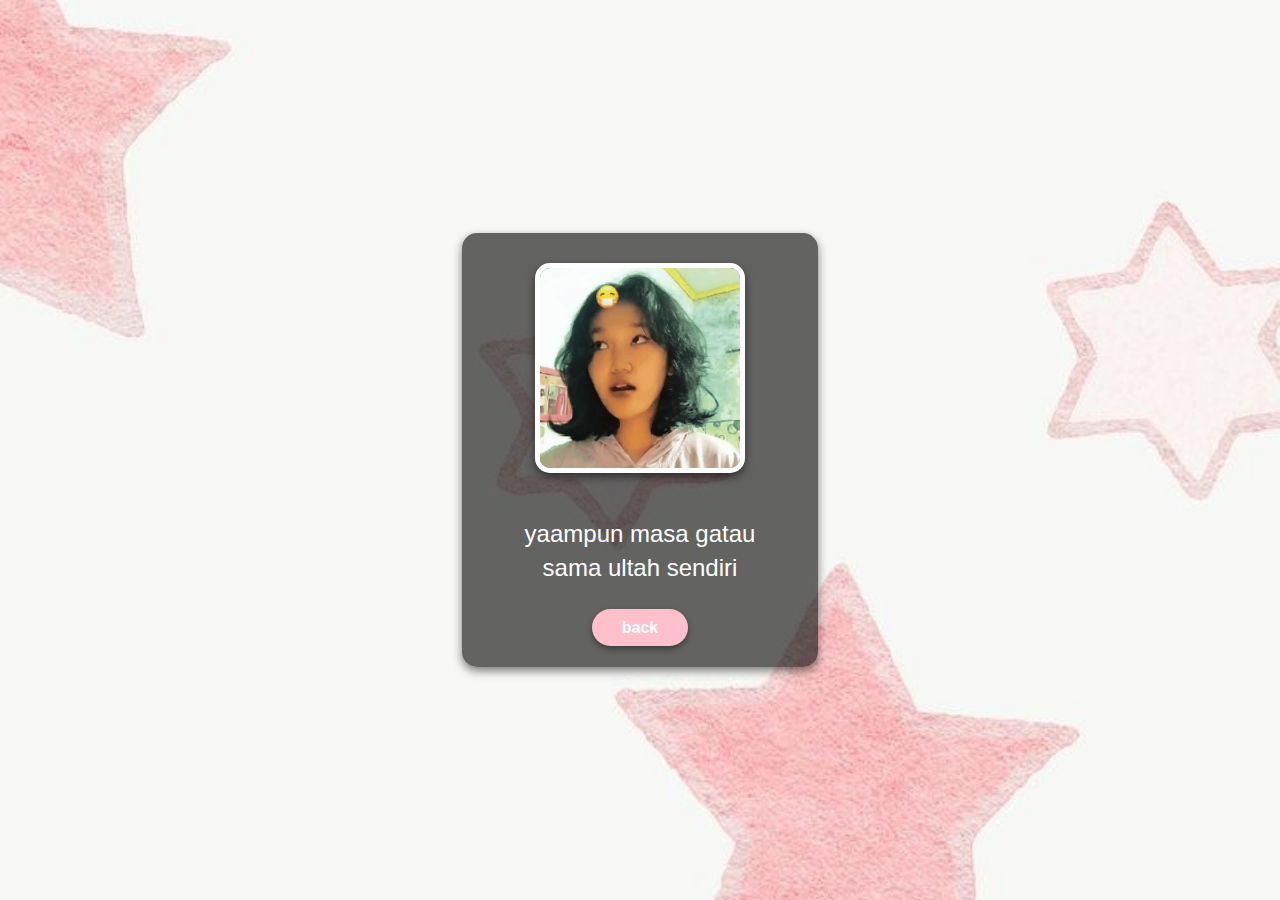
<file: 28.html>
<!DOCTYPE html>
<html lang="id">
<head>
    <meta charset="UTF-8">
    <meta name="viewport" content="width=device-width, initial-scale=1.0">
    <title>surzz</title>
    <link rel="stylesheet" href="https://cdnjs.cloudflare.com/ajax/libs/font-awesome/6.0.0-beta3/css/all.min.css">
    <style>
        body, html {
            margin: 0;
            padding: 0;
            height: 100%;
            font-family: 'Helvetica Neue', Arial, sans-serif;
            display: flex;
            justify-content: center;
            align-items: center;
            background: url('surya.jpg') no-repeat center center fixed;
            background-size: cover;
        }

        .content {
            text-align: center;
            color: white;
            background: rgba(0, 0, 0, 0.6);
            padding: 30px;
            border-radius: 15px;
            box-shadow: 0 4px 10px rgba(0, 0, 0, 0.5);
            max-width: 60%;
        }

        .content img {
            width: 200px;
            height: 200px;
            border-radius: 15px;
            margin-bottom: 20px;
            border: 5px solid white;
            box-shadow: 0 4px 8px rgba(0, 0, 0, 0.5);
        }

        .content p {
            font-size: 1.5rem;
            margin: 20px 0;
            margin-bottom: 35px;
            line-height: 1.4;
        }
        .content .icon {
            font-size: 2rem;
            color: white;
            cursor: pointer;
            animation: slide 2s infinite;
        }
        
  
        
        .content .button a {
          text-decoration: none;
          color: white;
          background: pink;
          
          font-weight: bold;
          padding: 10px 30px;
          border-radius: 100px;
          transition: background-color 0.3s, box-shadow 0.3s;
          box-shadow: 0 3px 6px rgba(0, 0, 0, 0.4);
        }
        
        @keyframes slide {
            0%, 20%, 50%, 80%, 100% {
                transform: translateX(0);
            }
            40% {
                transform: translateX(10px);
            }
            60% {
                transform: translateX(5px);
            }
        }
    </style>
</head>
<body>
    <div class="content">
        <img src="huh.gif" alt="Profile Image">
        <p>yaampun masa gatau sama ultah sendiri</p>
        <p></p>
        <div class="button">
         <a href="keduasalah.html">back</a>
         </div>
    </div>
</body>
</html>
</file>
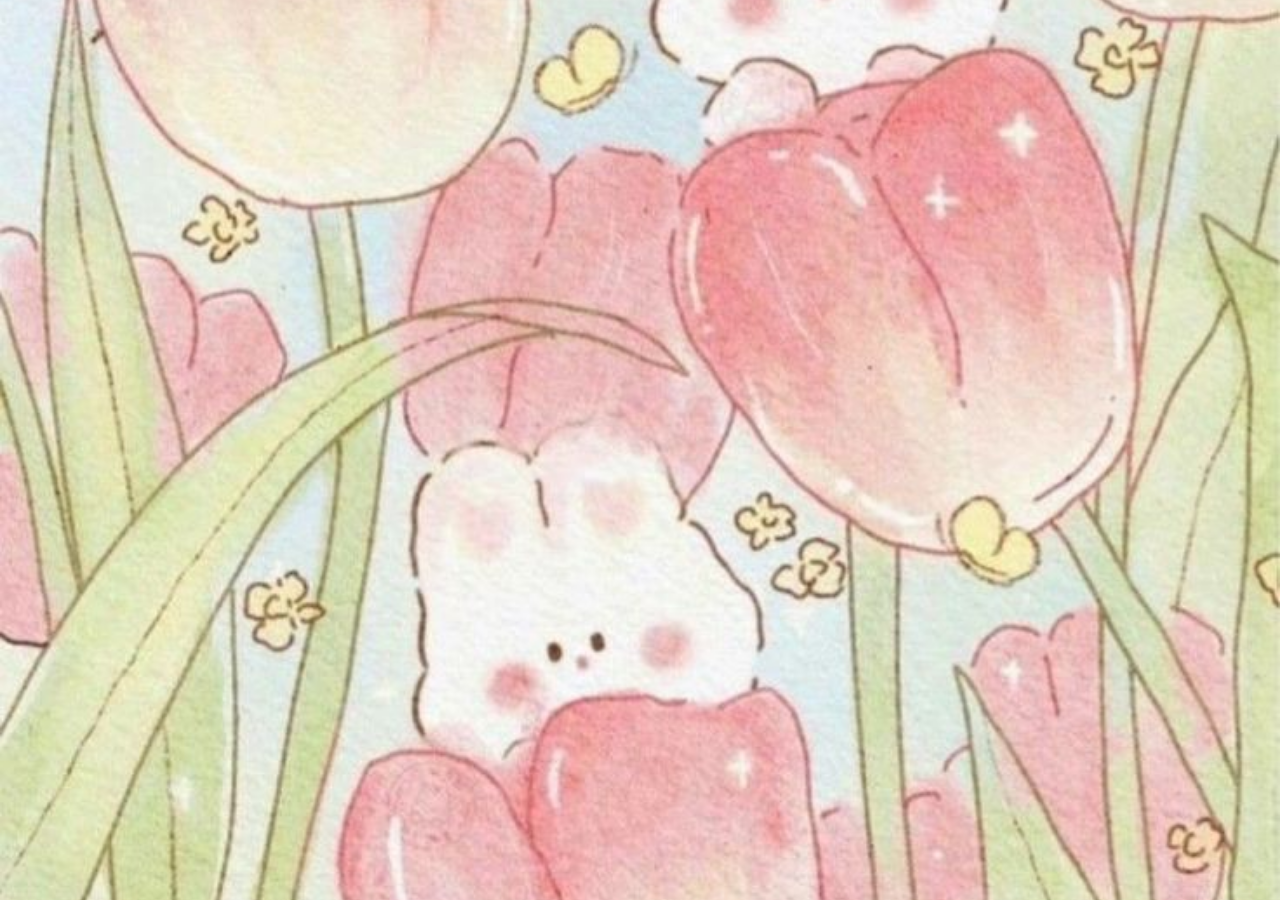
<file: animasi.html>
<!DOCTYPE html>
<html lang="id">
<head>
    <meta charset="UTF-8">
    <meta name="viewport" content="width=device-width, initial-scale=1.0">
    <title>surzz</title>
    <link rel="preconnect" href="https://fonts.googleapis.com">
    <link rel="preconnect" href="https://fonts.gstatic.com" crossorigin>
    <link href="https://fonts.googleapis.com/css2?family=Gamja+Flower&display=swap" rel="stylesheet">
    <link href="https://fonts.googleapis.com/css2?family=Delius&display=swap" rel="stylesheet">
    <link rel="stylesheet" href="https://cdnjs.cloudflare.com/ajax/libs/font-awesome/6.0.0-beta3/css/all.min.css">
    <style>
        body, html {
            margin: 0;
            padding: 0;
            height: 100%;
            font-family: 'Helvetica Neue', Arial, sans-serif;
            display: flex;
            justify-content: center;
            align-items: center;
            background: url('buga.jpg') no-repeat center center fixed;
            background-size: cover;
            overflow: hidden;
        }

        .content {
            text-align: center;
            color: white;
            text-shadow: 3px 3px 6px rgba(0, 0, 0, 0.7);
            padding: 30px;
            border-radius: 15px;
            max-width: 90%;
            opacity: 0;
            animation: fadeIn 1s ease-out forwards;
            animation-delay: 0.5s;
        }

        @keyframes fadeIn {
            from {
                opacity: 0;
                transform: translateY(30px);
            }
            to {
                opacity: 1;
                transform: translateY(0);
            }
        }

        @keyframes scaleIn {
            from {
                transform: scale(0);
                opacity: 0;
            }
            to {
                transform: scale(1);
                opacity: 1;
            }
        }

        @keyframes slideInFromLeft {
            from {
                transform: translateX(-100%);
                opacity: 0;
            }
            to {
                transform: translateX(0);
                opacity: 1;
            }
        }

        @keyframes bounceIn {
            0% {
                transform: scale(0.3);
                opacity: 0;
            }
            50% {
                transform: scale(1.05);
            }
            70% {
                transform: scale(0.9);
            }
            100% {
                transform: scale(1);
                opacity: 1;
            }
        }

        .content img {
            width: 185px;
            height: 200px;
            border-radius: 15px;
            border: 5px solid white;
            box-shadow: 0 4px 8px rgba(0, 0, 0, 0.5);
            opacity: 0;
            animation: fadeInBg 1s ease-out forwards;
            animation-delay: 1s;
        }

        .content p {
            font-size: 1.5rem;
            margin: 15px 0;
            line-height: 1.4;
            font-family: Delius;
            background-color: pink;
            box-shadow: 0 6px 12px rgba(0, 0, 0, 0.6);
            border-radius: 30px;
            margin-bottom: 20px;
            border: 6px solid white;
            opacity: 0;
            animation: fadeInBg 1s ease-out forwards;
            animation-delay: 1s;
        }

        .content .buttons {
            margin-top: 30px;
            display: flex;
            justify-content: center;
            gap: 20px;
        }

        .content .buttons a {
            background-color: pink;
            border: none;
            color: white;
            padding: 12px 30px;
            text-align: center;
            font-size: 16px;
            font-weight: bold;
            border-radius: 25px;
            cursor: pointer;
            text-decoration: none;
            box-shadow: 0 3px 6px rgba(0, 0, 0, 0.4);
            opacity: 0;
            animation: bounceIn 1s ease-out forwards;
            animation-delay: 2s;
        }

        .content .buttons a:hover {
            background-color: pink;
            box-shadow: 0 6px 12px rgba(0, 0, 0, 0.6);
            transform: scale(1.1);
            transition: all 0.3s ease;
        }

        .content .buttons a:active {
            transform: scale(0.95);
        }

        /* Tambahan animasi background */
        @keyframes fadeInBg {
            from {
                opacity: 0;
            }
            to {
                opacity: 1;
            }
        }

        body {
            animation: fadeInBg 2s ease-out forwards;
        }
    </style>
</head>
<body>
    <div class="content">
        <img src="yayaya.jpg" alt="highlight-img">
        <p>HAPPY BIRTHDAY KESAYANGANKU</p>
        <div class="buttons">
            <a href="happybirthday.html">next</a>
        </div>
    </div>
</body>
</html>
</file>
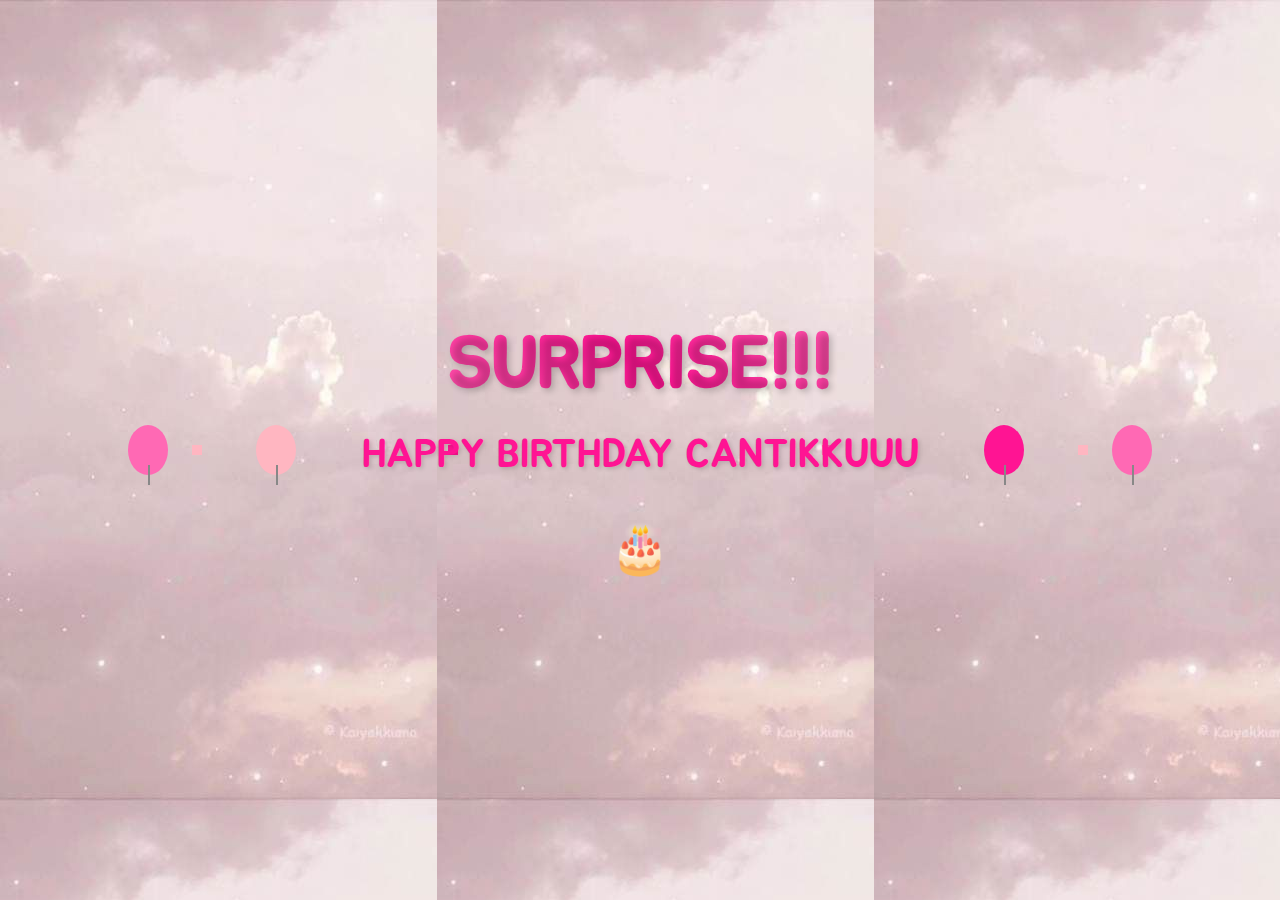
<file: gh.html>
<!DOCTYPE html>
<html lang="en">
<head>
    <meta charset="UTF-8">
    <meta name="viewport" content="width=device-width, initial-scale=1.0">
    <title>surzz</title>
    <link rel="preconnect" href="https://fonts.googleapis.com">
    <link rel="preconnect" href="https://fonts.gstatic.com" crossorigin>
    <link href="https://fonts.googleapis.com/css2?family=Caveat:wght@400..700&family=Gamja+Flower&family=Jua&family=Miniver&family=Mynerve&family=Schoolbell&display=swap" rel="stylesheet">
    <style>
        body {
            margin: 0;
            padding: 0;
            font-family: 'Jua', sans-serif;
            background: url('kaqai.jpg');
            height: 100vh;
            display: flex;
            justify-content: center;
            align-items: center;
            overflow: hidden;
        }

        .container {
            text-align: center;
            position: relative;
            z-index: 2;
            padding: 20px;
        }

        .welcome-text {
            font-size: 4.5em;
            margin: 0;
            background: linear-gradient(45deg, #FF69B4, #FF1493, #FF69B4);
            -webkit-background-clip: text;
            background-clip: text;
            color: transparent;
            text-shadow: 3px 3px 6px rgba(0, 0, 0, 0.2);
            animation: bounce 1s ease-out, glow 2s ease-in-out infinite;
        }

        .subtitle {
            font-family: 'Jua', cursive;
            font-size: 2.5em;
            margin-top: 20px;
            color: #FF1493;
            text-shadow: 2px 2px 4px rgba(0, 0, 0, 0.15);
            animation: float 3s ease-in-out infinite;
        }

        /* Balloon animations */
        .balloon {
            position: absolute;
            width: 40px;
            height: 50px;
            background: #FF69B4;
            border-radius: 50%;
            animation: float-balloon 6s ease-in-out infinite;
        }

        .balloon::before {
            content: '';
            position: absolute;
            bottom: -10px;
            left: 20px;
            width: 2px;
            height: 20px;
            background: #888;
        }

        .balloon:nth-child(1) { left: 10%; animation-delay: 0s; background: #FF69B4; }
        .balloon:nth-child(2) { left: 20%; animation-delay: 1s; background: #FFB6C1; }
        .balloon:nth-child(3) { right: 20%; animation-delay: 2s; background: #FF1493; }
        .balloon:nth-child(4) { right: 10%; animation-delay: 3s; background: #FF69B4; }

        /* Confetti */
        .confetti {
            position: absolute;
            width: 10px;
            height: 10px;
            background: #FF69B4;
            animation: confetti-fall 4s linear infinite;
        }

        .confetti:nth-child(5) { left: 15%; animation-delay: 0s; background: #FFB6C1; }
        .confetti:nth-child(6) { left: 35%; animation-delay: 1s; background: #FF1493; }
        .confetti:nth-child(7) { right: 35%; animation-delay: 2s; background: #FF69B4; }
        .confetti:nth-child(8) { right: 15%; animation-delay: 3s; background: #FFB6C1; }

        /* Birthday cake icon */
        .cake {
            font-size: 3em;
            margin-top: 20px;
            animation: cake-bounce 2s ease-in-out infinite;
        }

        @keyframes bounce {
            0% { transform: scale(0); }
            50% { transform: scale(1.2); }
            100% { transform: scale(1); }
        }

        @keyframes glow {
            0% { text-shadow: 0 0 10px #FF69B4; }
            50% { text-shadow: 0 0 20px #FF1493, 0 0 30px #FF69B4; }
            100% { text-shadow: 0 0 10px #FF69B4; }
        }

        @keyframes float {
            0%, 100% { transform: translateY(0); }
            50% { transform: translateY(-20px); }
        }

        @keyframes float-balloon {
            0%, 100% { transform: translateY(0) rotate(5deg); }
            50% { transform: translateY(-30px) rotate(-5deg); }
        }

        @keyframes confetti-fall {
            0% { transform: translateY(-100vh) rotate(0deg); }
            100% { transform: translateY(100vh) rotate(360deg); }
        }

        @keyframes cake-bounce {
            0%, 100% { transform: translateY(0); }
            50% { transform: translateY(-10px); }
        }

        .fade-out {
            animation: fadeOut 1s ease-out forwards;
        }

        @keyframes fadeOut {
            from { opacity: 1; }
            to { opacity: 0; }
        }
    </style>
</head>
<body>
    <div class="balloon"></div>
    <div class="balloon"></div>
    <div class="balloon"></div>
    <div class="balloon"></div>
    <div class="confetti"></div>
    <div class="confetti"></div>
    <div class="confetti"></div>
    <div class="confetti"></div>
    <div class="container" id="landing">
        <h2 class="welcome-text">SURPRISE!!!</h2>
        <p class="subtitle">HAPPY BIRTHDAY CANTIKKUUU</p>
        <div class="cake">🎂</div>
    </div>

    <script>
        setTimeout(() => {
            const landing = document.getElementById('landing');
            landing.classList.add('fade-out');
            
            setTimeout(() => {
                window.location.href = 'keempat.html';
            }, 1000);
        }, 3000);
    </script>
</body>
</html>
</file>
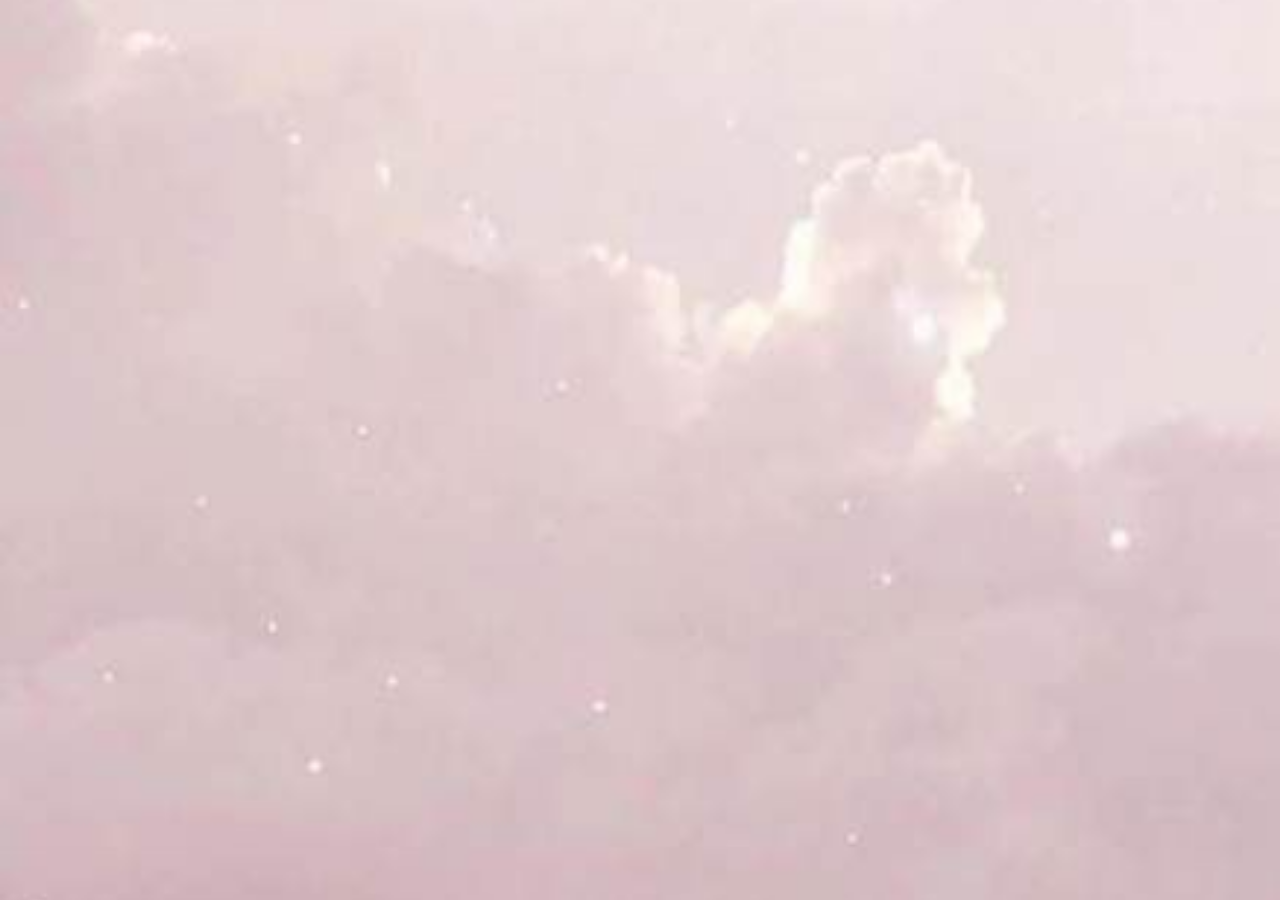
<file: happybirthday.html>
<!DOCTYPE html>
<html lang="en">
<head>
  <meta charset="UTF-8">
  <meta name="viewport" content="width=device-width, initial-scale=1.0">
  <meta http-equiv="X-UA-Compatible" content="ie=edge">
  <title>surzz</title>
  <link rel="preconnect" href="https://fonts.googleapis.com">
  <link rel="preconnect" href="https://fonts.gstatic.com" crossorigin>
  <link href="https://fonts.googleapis.com/css2?family=Delius&family=Pacifico&display=swap" rel="stylesheet">
</head>
<style>
    body {
        background-image: url('kaqai.jpg');
        background-size: cover;
        background-position: center;
        opacity: 0;
        animation: fadeIn 2s ease-in forwards;
    }
    
    @keyframes fadeIn {
        from { opacity: 0; }
        to { opacity: 1; }
    }
    
    h3 {
        color: #E799A3;
        font-family: Pacifico;
        display: flex;
        justify-content: center;
        transform: translateY(-50px);
        opacity: 0;
        animation: slideDown 1s ease-out 0.5s forwards;
    }
    
    h2 {
      color: black
      font-family: Times New Roman;
      font-weight: bold;
      display: flex;
      justify-content: center;
    }
    
    .content p {
      color: black;
    }
    
    .info {
        color: #E799A3;
        font-family: Pacifico;
        font-weight: bold;
        display: flex;
        justify-content: center;
        transform: translateY(-50px);
        opacity: 0;
        animation: slideDown 1s ease-out 0.5s forwards;
          
        }
        
        p {
          color: #808080;
        }
    
     .text-align p {
       color: #E799A3;
     }
    
    @keyframes slideDown {
        from {
            transform: translateY(-50px);
            opacity: 0;
        }
        to {
            transform: translateY(0);
            opacity: 1;
        }
    }
    
    p {
        font-family: Delius;
        font-weight: bold;
        text-align: center;
        max-width: 800px
        margin: 10px;
        opacity: 0;
        animation: fadeInText 1s ease-out 1.5s forwards;
    }
    
    @keyframes fadeInText {
        from { opacity: 0; }
        to { opacity: 1; }
    }
    
    audio {
        width: 380px;
        display: flex;
        justify-content: center;
    }
    
    center {
        color: #E799A3;
        opacity: 0;
        animation: fadeInText 1s ease-out 1s forwards;
    }
    
    color {
        color: #808080;
    } 
    
    .button-container {
        display: flex;
        justify-content: center;
        margin-top: 20px;
        opacity: 0;
        animation: fadeInButton 1s ease-out 2s forwards;
    }
    
    button {
        color: white;
        background: pink;
        font-weight: bold;
        padding: 10px 20px;
        border: none;
        border-radius: 5px;
        cursor: pointer;
        opacity: 0;
        animation: fadeInButton 1s ease-out 2s forwards;
        transition: transform 0.3s ease;
    }
    
    button:hover {
        transform: scale(1.1);
    }
    
    @keyframes fadeInButton {
        from { 
            opacity: 0;
            transform: translateY(20px);
        }
        to { 
            opacity: 1;
            transform: translateY(0);
        }
    }
</style>
<body>
  <audio autoplay>
    <source src="happybirthday.mp3" type="audio/mpeg">
  </audio>
  <h3>⋆ ˚｡⋆୨୧˚HAPPY BIRTHDAY˚୨୧⋆｡˚ ⋆</h3>
  <div class="text-align"
  <center><p>˚⋆𐙚｡⋆˚𖦹.ᡣ𐭩˚────────୨ৎ────────>˚ᡣ𐭩.𖦹˚⋆｡𐙚⋆˚</p></center>
  </div>
  <color><p>alowww cayanggg selamat ulang tahun yaaa,yayyy akhirnya kesayangan akuu inii ultah yaaa ga kerasa dahh 1 tahun yaaa kita bareng...ehh iyaa engga sii...apaa belom yaa? kayanya belom yaa kita chat" tuu bulan december yaa, dahh gapapa intinya ajaa....sekali lagii happy birthday yaaa cayanggg semoga cayanggg sehat selalu yaaa di limpahkan rezekinya, menjadi orang yang sukses besoknya dan diberi kemudahan di dunia akhirat aamiin, babeee akuu beruntung bangett punya kamuu, kamuu beri akuu kebahagiaan yang bahkan sangat bahagia bangettt bangettt bangettt, first experience nya akuu ada di kamuu semua so very very very lucky bertemu orang sepertimu mauu dicariin sampe ujung dunia juga ga adaa dehh orang yang mirip plek ketiplek kaya kamuu, kamuu special kamuu hebat kamuu satu"nya perempuan yang paaaalingggg~ perfect di dunia inii<br> 
<p>akuu janji engga bakal ninggalin cantiknaa akuu inii pokoknya besok kalo udaa waktunya akuu nikahin kamuu dan bakal buktiin ke mamamu, okeii cantik? kita juga udaa bertahan sampe hari inii juga kan? lamaa juga yaaa dari december tahun kemarin sampe sekarang dahh mau december, emm keinget dehh masa" nya duluu yang masii curi" pandangan ahahaha, teruss" ga pernah ngobrol...ngobrol nya malah di ig sepulsek juga, teruss baru pas studytour kita dahh bisa ngobrol masii inget kann? senyaman apaa kita dulu pas ngobrol ituu, terus juga kita tuu kaya saling malu" apalagi fotbar ituu loh yang kaya di bunga" ituu ahahaha fotbar pertama kita ituu...malemnya kita kaya bisa ngobrol lama gituu lah yaa engga lama" banget sii? tapi he'emm gituu...eh btw masii inget gimana perasaan nya pas di bis malem" ituu? semoga masii inget yaa soalnya moment" awal yang baik ituu yayyy, teruss dilanjut hari besoknya kita maen bareng ituu sama nino gaudy yaa mereka tuu mau bikin kita makin deket gituu lahh, seruu bangett yaaa pas jaman" ituu terus pulangnya akuu boncengin kamuu juga terus" di pertengahan jalan tuu ada pelangi kek waaaa kita tuu kaya di restuin sama di ucapin congratulations dari yang sebelumnya malu" kucing sekarang dahh bisa deketan teruss bum ada pelangi jelas bangett, teruss ditengah jalan kita gengem tangan teruss" aku cipok tanganmu... padahal baru bisa ngobrol yahh dah berani aja ehehehe terus abis tuu mau nabrak gegara gituan ahahhaa seruu bangett pengen balik ke jaman" ituu dehh, nahh terus sampe deh kerumahmu, kita saling dada teruss makasi terus akuu inget kamu mau masuk rumah malah kejedot pager ututututu cayanggg, pokoknya seruu yaaa jaman ituu + ada lagu enak jaman daddy home, taylor, hivi.... ituu masii lengket banget kek akuu dengerin tuu keinget dulu gituu loh... daddy home akuu keinget kita masi malu" kucing apalagi musim" hujan juga ituu makin tambah" kan, terus pas studytour juga soalnya ada yang play lagu ituu pas malem pulangnya jadii aku mikir kalo lagunya tuu berakhirnya hari" seruu kita dari berhari hari, teruss kalo taylor tuu keinget pas kita kode"an di note ig ituu pake lagu" teruss kek seringnya taylor, teruss juga sama pas di bis aku abis ngasih jajan ituu aku selama perjalanan tuu dengerin lagu taylor yang "daylight" kek lagunya tuu mendukung bangett posisinya kaya seneng, salting, malu, sama kek semuanya dahh tercapai bisa ngobrol, kalo hivi tuu kita awal chat nahh bagiku lengket banget tuu lagi pas lagi awal" nya kek waaa akuu play hivi teruss pas kita chattingan di ig btw ahahaha.</p>

<p>so makasiii yaa udaa hadir di hidup akuu and mauu bertahan sampe hari inii juga sekali lagii... maaff yaaa kalo selama tahun inii tuu aku banyak salahnya banyak marahnya jugaa teruss belom juga sepenuhnya ngertiin kamuu...so mau kann maaffin akuu ini? mauu yaaa muwwahhh, oyaa kalo kamuu kenapa" ada problem atauu apa gitu pulangnya ke akuu yaa jangan ke orang lain...akuu siap selalu jadii rumah ternyaman kamuu, akuu dengerin semua keluh kesah kamuu and bakal akuu kasii solusi yang terbaik pokoknya buat kamuu biar happy lagi yaaa</p>

<p>sekali lagii makasiii yaaa cayanggg dah sama akuu, semoga kita bisa bertahan lebih lamaa yaaa.... gapapa ada ratusan/ribuan kata (maaf) penting kita adaa prinsip mau memperbaiki dan bareng" teruss, kita janji ga adaa orang lain yang dibelakang kita yaaa muwwahhh muwwahhh muwwahhh kesayangan akuu, cantiknya akuuu, kanjeng ratukuuu, mermaidkuuu, cintakuuu, rumahkuuu, semestakuuu, i loveeeee uuuuuu moreee moreee and moreee.</p></color>
 <div class="info"
  <h3>˚𐙚｡⋆˚𖦹.ᡣ𐭩˚────────୨ৎ────────˚ᡣ𐭩.𖦹˚⋆｡𐙚˚</h3>
  </div>
   <div class="button-container">
  <a href="stepp.html"><button>about you</button></a>
  </div>
  
</body>
</html>
</file>
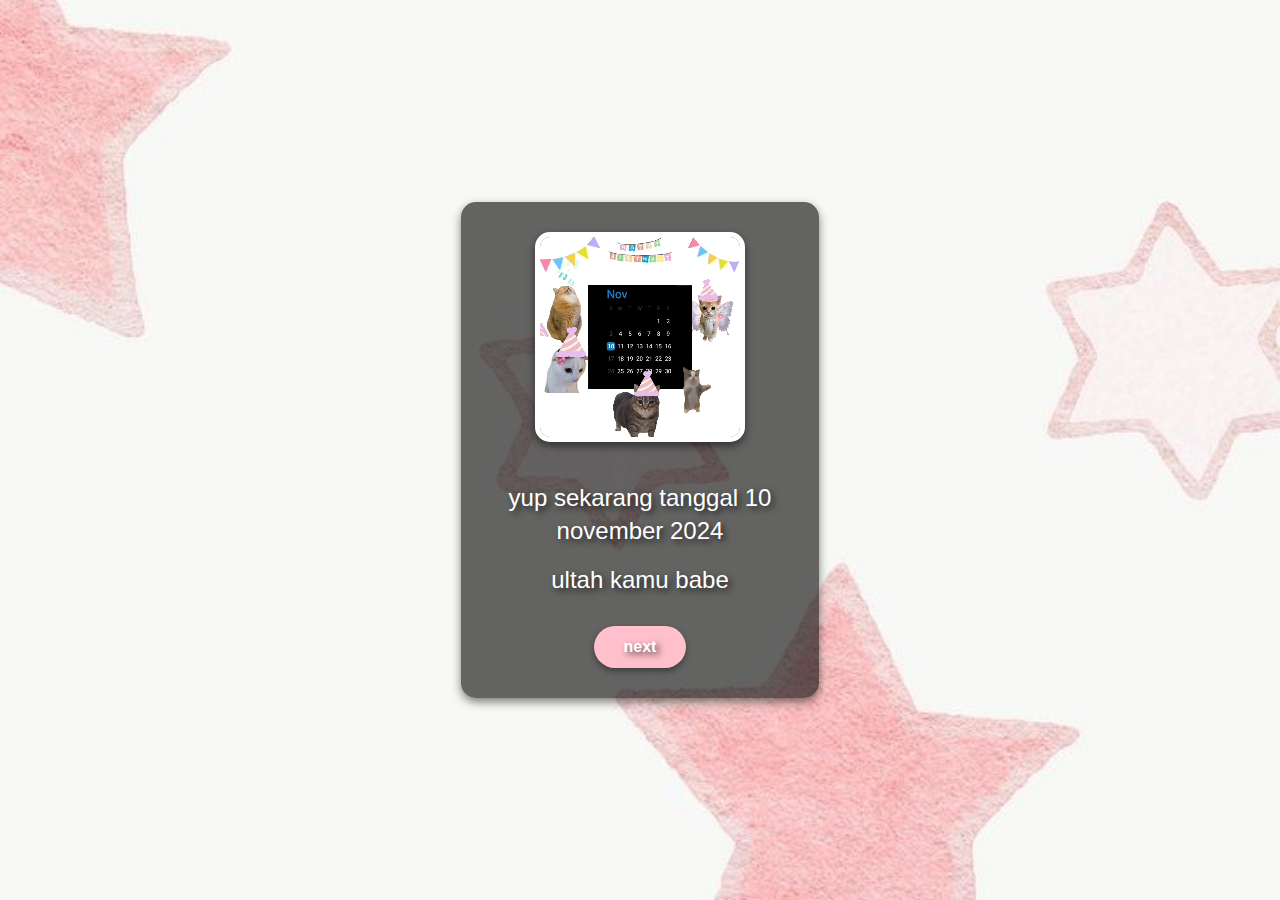
<file: keempat.html>
<!DOCTYPE html>
<html lang="id">
<head>
    <meta charset="UTF-8">
    <meta name="viewport" content="width=device-width, initial-scale=1.0">
    <title>surzz</title>
    <link rel="stylesheet" href="https://cdnjs.cloudflare.com/ajax/libs/font-awesome/6.0.0-beta3/css/all.min.css">
    <style>
        body, html {
            margin: 0;
            padding: 0;
            height: 100%;
            font-family: 'Helvetica Neue', Arial, sans-serif;
            display: flex;
            justify-content: center;
            align-items: center;
            background: url('surya.jpg') no-repeat center center fixed;
            background-size: cover;
        }

        .content {
            text-align: center;
            color: white;
            text-shadow: 3px 3px 6px rgba(0, 0, 0, 0.7);
            background: rgba(0, 0, 0, 0.6);
            padding: 30px;
            border-radius: 15px;
            box-shadow: 0 4px 10px rgba(0, 0, 0, 0.5);
            max-width: 60%;
        }

        .content video {
            width: 200px;
            height: 200px;
            border-radius: 15px;
            margin-bottom: 20px;
            border: 5px solid white;
            box-shadow: 0 4px 8px rgba(0, 0, 0, 0.5);
            object-fit: cover;
        }

        .content p {
            font-size: 1.5rem;
            margin: 15px 0;
            line-height: 1.4;
        }

        .content .buttons {
            margin-top: 30px;
            display: flex;
            justify-content: center;
            gap: 20px;
        }

        .content .buttons a {
            text-decoration: none;
            padding: 12px 30px;
            background-color: pink;
            color: white;
            font-weight: bold;
            border-radius: 100px;
            transition: background-color 0.3s, box-shadow 0.3s;
            box-shadow: 0 3px 6px rgba(0, 0, 0, 0.4);
        }

        .content .buttons a:hover {
            background-color: pink;
            box-shadow: 0 6px 12px rgba(0, 0, 0, 0.6);
        }
    </style>
</head>
<body>
    <div class="content">
        <video autoplay loop muted playsinline>
            <source src="cut.mp4" type="video/mp4">
            Your browser does not support the video tag.
        </video>
        <p>yup sekarang tanggal 10 november 2024</p>
        <p>ultah kamu babe</p>
        <div class="buttons">
            <a href="animasi.html">next</a>
        </div>
    </div>
</body>
</html>
</file>
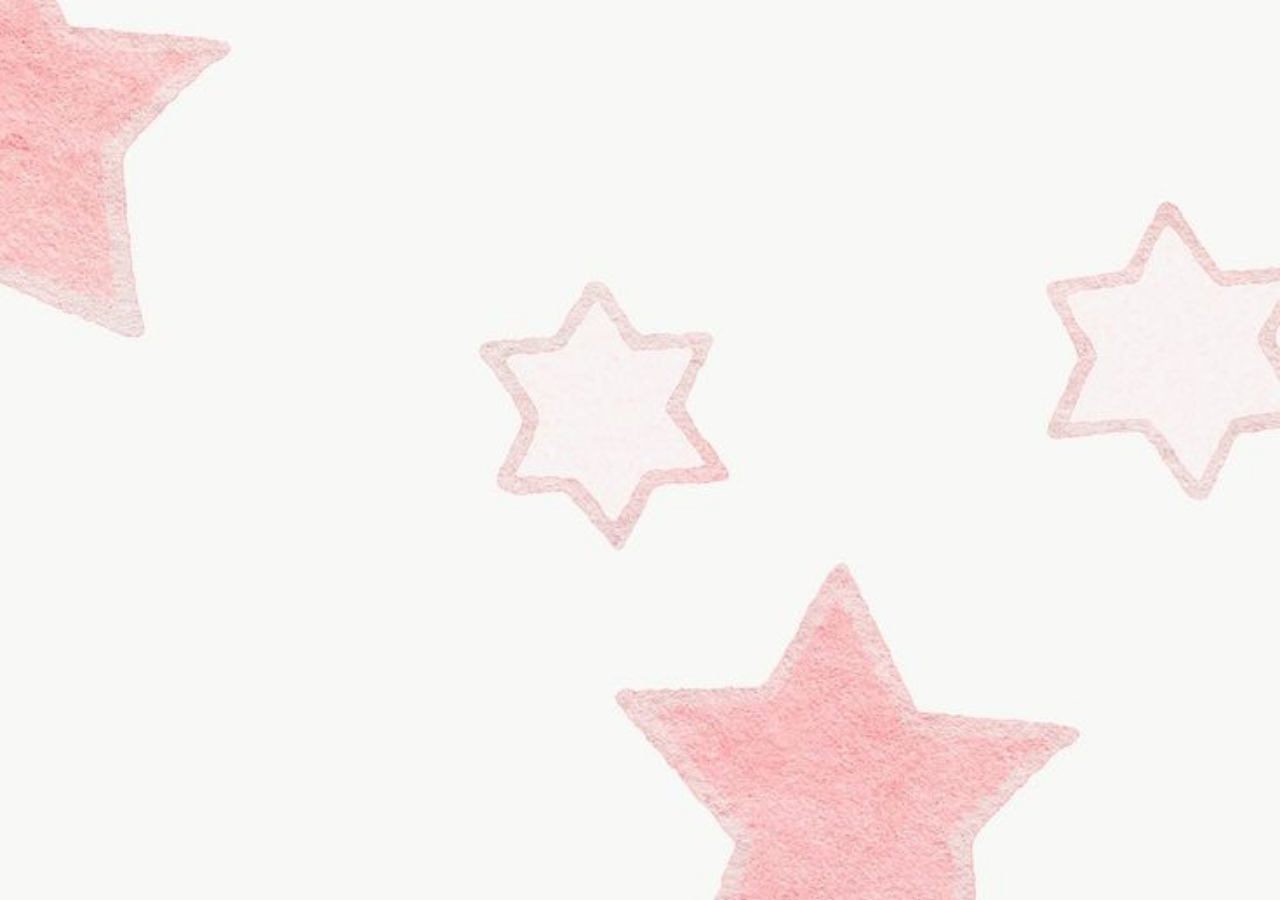
<file: ketiga.html>
<!DOCTYPE html>
<html lang="id">
<head>
    <meta charset="UTF-8">
    <meta name="viewport" content="width=device-width, initial-scale=1.0">
    <title>surzz</title>
    <link rel="stylesheet" href="https://cdnjs.cloudflare.com/ajax/libs/font-awesome/6.0.0-beta3/css/all.min.css">
    <style>
        body, html {
            margin: 0;
            padding: 0;
            height: 100%;
            font-family: 'Helvetica Neue', Arial, sans-serif;
            display: flex;
            justify-content: center;
            align-items: center;
            background: url('surya.jpg') no-repeat center center fixed;
            background-size: cover;
        }

        .content {
            text-align: center;
            color: white;
            text-shadow: 3px 3px 6px rgba(0, 0, 0, 0.7);
            background: rgba(0, 0, 0, 0.6);
            padding: 30px;
            border-radius: 15px;
            box-shadow: 0 4px 10px rgba(0, 0, 0, 0.5);
            max-width: 90%;
            opacity: 0;
            transform: translateY(20px);
            animation: fadeInUp 2s ease forwards;
        }

        @keyframes fadeInUp {
            0% {
                opacity: 0;
                transform: translateY(20px);
            }
            100% {
                opacity: 1;
                transform: translateY(0);
            }
        }

        .content img {
            width: 200px;
            height: 200px;
            border-radius: 15px;
            margin-bottom: 20px;
            border: 5px solid white;
            box-shadow: 0 4px 8px rgba(0, 0, 0, 0.5);
            animation: fadeInUp 1.5s ease forwards;
            transform: scale(0);
        }

        @keyframes scaleIn {
            0% {
                transform: scale(0);
            }
            100% {
                transform: scale(1);
            }
        }

        .content p {
            font-size: 1.5rem;
            margin: 15px 0;
            line-height: 1.4;
            opacity: 0;
            animation: slideIn 1s ease forwards;
            animation-delay: 0.5s;
        }

        @keyframes slideIn {
            0% {
                opacity: 0;
                
            }
            100% {
                opacity: 1;
                transform: translateX(0);
            }
        }

        .content .buttons {
            margin-top: 30px;
            display: flex;
            justify-content: center;
            gap: 20px;
            opacity: 0;
            animation: fadeIn 1s ease forwards;
            animation-delay: 1s;
        }

        .content .buttons a {
            text-decoration: none;
            padding: 12px 30px;
            background-color: pink;
            color: white;
            font-weight: bold;
            border-radius: 25px;
            transition: background-color 0.3s, box-shadow 0.3s;
            box-shadow: 0 3px 6px rgba(0, 0, 0, 0.4);
        }

        .content .buttons a:hover {
            background-color: #ff9999;
            transform: translateY(-2px);
            box-shadow: 0 5px 8px rgba(0, 0, 0, 0.6);
        }
    </style>
</head>
<body>
    <div class="content">
        <img src="job.jpg">
        <p>yess bener</p>
        <p>good job</p>
        
    </div>

    <script>
        // Redirect setelah 3 detik
        setTimeout(function() {
            window.location.href = 'loading.html';
        }, 3000);
    </script>
</body>
</html>
</file>
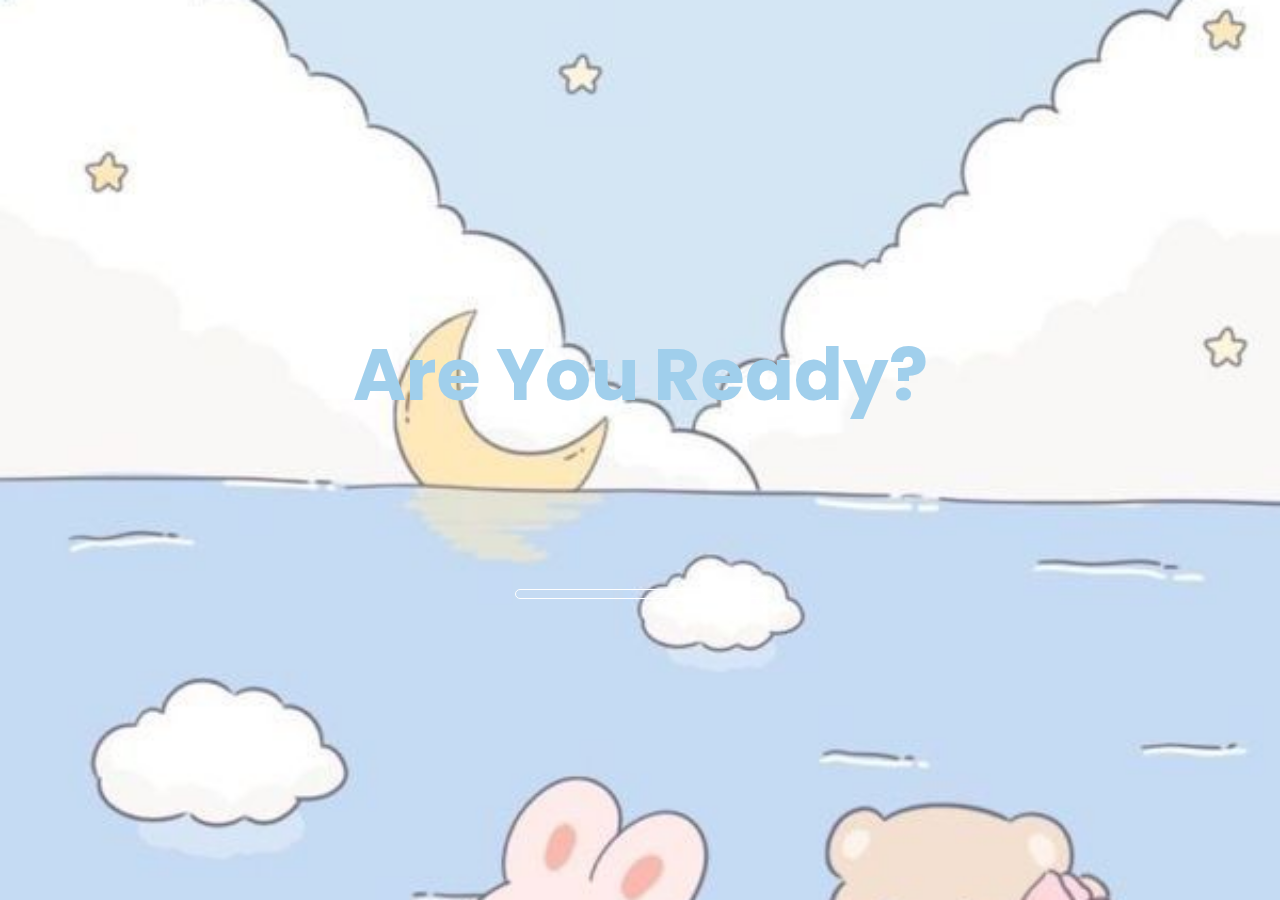
<file: loading.html>
<!DOCTYPE html>
<html lang="en">
  <head>
    <meta charset="UTF-8" />
    <meta name="viewport" content="width=device-width, initial-scale=1.0" />
    <meta http-equiv="X-UA-Compatible" content="ie=edge" />
    <title>Loading Page</title>

    <style>
      @import url("https://fonts.googleapis.com/css2?family=Poppins:wght@100;200;300;400;500;600;700;800;900&display=swap");

      * {
        margin: 0;
        padding: 0;
        font-family: "Poppins", sans-serif;
        box-sizing: border-box;
        overflow: hidden;
      }

      body {
        overflow: hidden;
        height: 100vh;
        width: 100%;
      }

      .front {
        position: fixed;
        top: 0;
        left: 0;
        height: 100%;
        width: 100%;
        background-image: url('backh.jpg');
        background-size: cover;
        background-position: center;
        display: flex;
        flex-direction: column;
        align-items: center;
        justify-content: center;
        color: #A0CFEC;
      }

      .front .info {
        padding: 20px 15px;
        font-size: 4.5rem;
        font-weight: bolder;
        text-align: center;
      }

      .front .countdown {
        position: relative;
        font-size: 5.5rem;
        padding: 20px 15px;
      }

      .front .countdown h1 {
        display: none;
        opacity: 0;
      }

      .front .loader {
        position: relative;
        margin-top: 100px;
        width: 250px;
        height: 10px;
        border: 1px solid white;
        border-radius: 20px;
        overflow: hidden;
      }

      .front .loader .fill {
        position: absolute;
        height: 100%;
        width: 0;
        background: #A0CFEC;
        border-radius: 20px;
        animation: animate 10s linear forwards;
      }

      @keyframes animate {
        0% {
          width: 0;
        }
        100% {
          width: 100%;
        }
      }

      @media only screen and (max-width: 600px) {
        .front .info {
          font-size: 2rem;
        }

        .front .countdown {
          font-size: 3rem;
        }

        .front .loader {
          margin-top: 50px;
          width: 200px;
          height: 8px;
        }
      }
    </style>
  </head>
  <body>
    <div class="front">
      <p class="info">Are You Ready?</p>
      <div class="countdown">
        <h1 class="three">3</h1>
        <h1 class="two">2</h1>
        <h1 class="one">1</h1>
      </div>
      <div class="loader">
        <div class="fill"></div>
      </div>
    </div>

    <script src="https://cdnjs.cloudflare.com/ajax/libs/gsap/3.11.4/gsap.min.js"></script>

    <script>
      window.onload = () => {
        // Loading animation sequence
        gsap.to(".info", {
          opacity: 0,
          display: "none",
          duration: 1,
          delay: 6
        });
        
        gsap.to("h1.three", {
          opacity: 1,
          display: "block",
          duration: 0.5,
          delay: 7
        });
        
        gsap.to("h1.three", {
          opacity: 0,
          display: "none",
          duration: 0.5,
          delay: 7.5
        });
        
        gsap.to("h1.two", {
          opacity: 1,
          display: "block",
          duration: 0.5,
          delay: 8
        });
        
        gsap.to("h1.two", {
          opacity: 0,
          display: "none",
          duration: 0.5,
          delay: 8.5
        });
        
        gsap.to("h1.one", {
          opacity: 1,
          display: "block",
          duration: 0.5,
          delay: 9
        });
        
        gsap.to("h1.one", {
          opacity: 0,
          display: "none",
          duration: 0.5,
          delay: 9.5
        });
        
        gsap.to(".loader", {
          opacity: 0,
          display: "none",
          duration: 0.5,
          delay: 10
        });
        
        // Navigate to next page after animations complete
        setTimeout(() => {
          window.location.href = 'gh.html';
        }, 11000); // 11 seconds delay, after all animations are done
      };
    </script>
  </body>
</html>
</file>
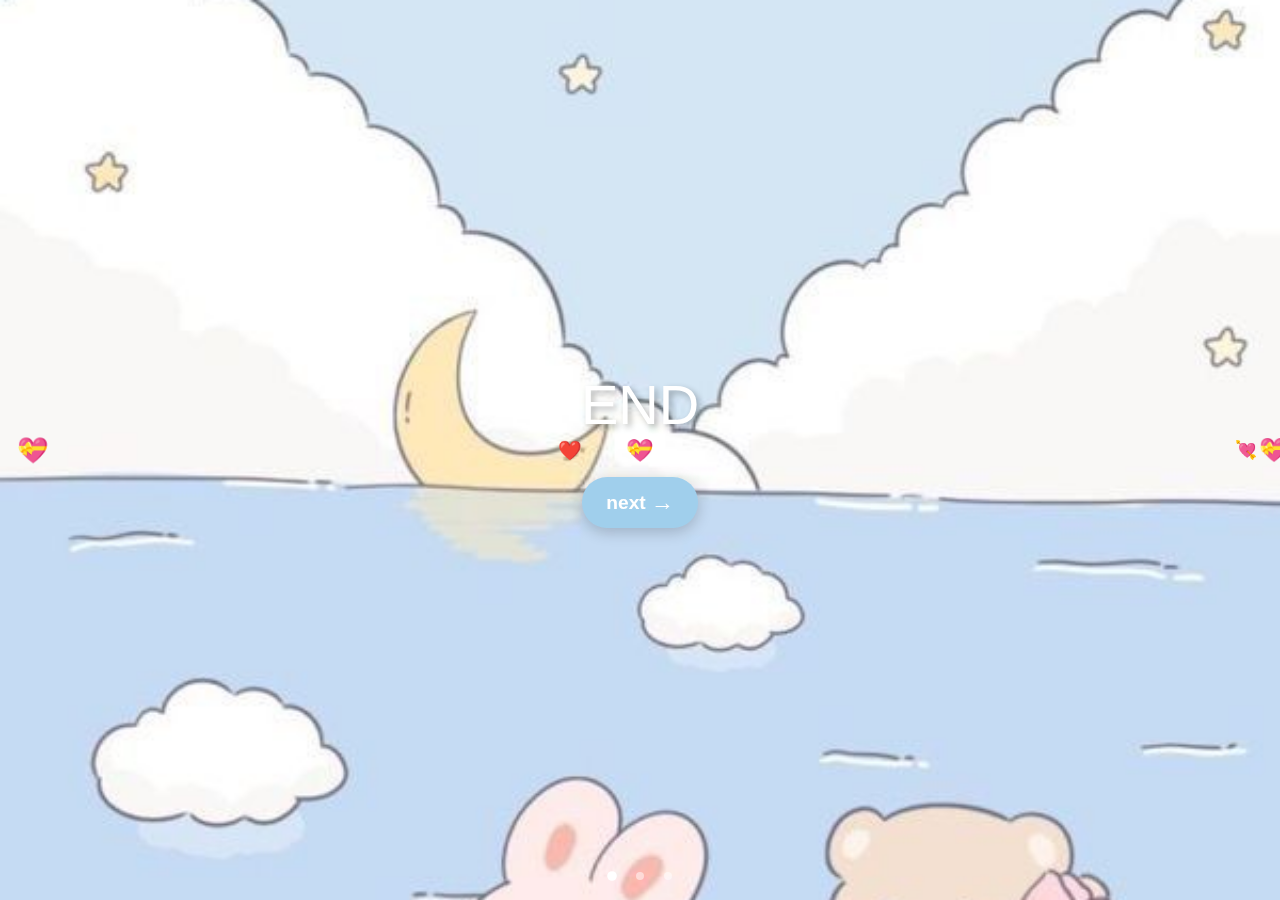
<file: makasi.html>
<!DOCTYPE html>
<html>
<head>
    <meta name="viewport" content="width=device-width, initial-scale=1.0">
    <title>surzz</title>
    <style>
        body {
            margin: 0;
            min-height: 100vh;
            background: url(backh.jpg);
            background-size: cover;
            background-position: center;
            font-family: 'Arial', sans-serif;
            display: flex;
            justify-content: center;
            align-items: center;
            padding: 20px;
            box-sizing: border-box;
        }

        .container {
            text-align: center;
            z-index: 2;
            width: 100%;
            max-width: 600px;
            padding: 20px;
        }

        .text-container {
            display: flex;
            align-items: center;
            justify-content: center;
            gap: 10px;
            margin-bottom: 20px;
            flex-wrap: wrap;
        }

        .thank-you {
            font-size: clamp(2em, 8vw, 3.5em);
            color: white;
            text-shadow: 3px 3px 6px rgba(0,0,0,0.3);
            animation: simpleFloat 2s infinite;
        }

        .subtitle {
            color: white;
            font-size: clamp(1em, 4vw, 1.5em);
            text-shadow: 2px 2px 4px rgba(0,0,0,0.3);
            opacity: 0;
            animation: fadeIn 2s forwards;
        }

        @keyframes simpleFloat {
            0%, 100% {
                transform: translateY(0);
            }
            50% {
                transform: translateY(-10px);
            }
        }

        .love {
            position: fixed;
            font-size: clamp(16px, 4vw, 24px);
            pointer-events: none;
            animation: fallAndSpin linear infinite;
            z-index: 1;
        }

        @keyframes fallAndSpin {
            0% {
                transform: translateY(-100vh) translateX(-10px) rotate(0deg);
                opacity: 1;
            }
            100% {
                transform: translateY(100vh) translateX(10px) rotate(360deg);
                opacity: 0.3;
            }
        }

        .button-container {
            display: flex;
            gap: 10px;
            justify-content: center;
            flex-wrap: wrap;
            margin-bottom: 20px;
        }

        .button {
            padding: 12px 24px;
            font-size: clamp(0.9em, 3vw, 1.2em);
            background-color: #A0CFEC;
            border: none;
            border-radius: 25px;
            cursor: pointer;
            transition: all 0.3s ease;
            box-shadow: 0 4px 15px rgba(0,0,0,0.2);
            text-decoration: none;
            color: #333;
            white-space: nowrap;
        }

        .button:hover, .button:active {
            transform: scale(1.05);
            background-color: white;
            box-shadow: 0 6px 20px rgba(0,0,0,0.3);
        }

        .next-button {
            color: white;
            background: #A0CFEC;
            font-weight: bold;
            display: inline-flex;
            align-items: center;
            gap: 5px;
        }

        .next-button::after {
            content: '→';
            font-size: 1.2em;
            transition: transform 0.3s ease;
        }

        .next-button:hover::after {
            transform: translateX(5px);
        }

        .page-nav {
            position: fixed;
            bottom: 20px;
            left: 50%;
            transform: translateX(-50%);
            display: flex;
            gap: 10px;
            z-index: 3;
        }

        .page-indicator {
            width: 8px;
            height: 8px;
            border-radius: 50%;
            background: rgba(255, 255, 255, 0.5);
            margin: 0 5px;
        }

        .page-indicator.active {
            background: white;
            transform: scale(1.2);
        }

        @media (max-width: 480px) {
            body {
                padding: 10px;
            }

            .container {
                padding: 10px;
            }

            .button {
                padding: 10px 20px;
                width: auto;
            }

            .page-nav {
                bottom: 10px;
            }
        }
    </style>
</head>
<body>
    <div class="container">
        <div class="text-container">
            <div class="thank-you">END</div>
        </div>
        
        <div class="button-container">
        </div>

        <a href="album.html" class="button next-button">next</a>
    </div>

    <div class="page-nav">
        <div class="page-indicator active"></div>
        <div class="page-indicator"></div>
        <div class="page-indicator"></div>
    </div>

    <script>
        const loves = ['❤️', '💖', '💕', '💗', '💓', '💝', '💘'];
        let loveCount = 0;

        function createLove() {
            const love = document.createElement('div');
            love.className = 'love';
            love.innerHTML = loves[Math.floor(Math.random() * loves.length)];
            
            const startX = Math.random() * window.innerWidth;
            const duration = (Math.random() * 2 + 3); // Reduced maximum duration
            
            love.style.left = startX + 'px';
            love.style.animationDuration = duration + 's';
            
            const size = Math.random() * 15 + 15; // Slightly reduced size range
            love.style.fontSize = size + 'px';
            
            document.body.appendChild(love);
            
            setTimeout(() => {
                love.remove();
                loveCount--;
            }, duration * 1000);
        }

        function addMoreLove() {
            const maxLoves = window.innerWidth < 480 ? 50 : 100; // Reduce number of hearts on mobile
            for (let i = 0; i < 10; i++) {
                setTimeout(() => {
                    if (loveCount < maxLoves) {
                        createLove();
                        loveCount++;
                    }
                }, i * 200);
            }
        }

        function startLoveRain() {
            const maxLoves = window.innerWidth < 480 ? 50 : 100;
            setInterval(() => {
                if (loveCount < maxLoves) {
                    createLove();
                    loveCount++;
                }
            }, 400);
        }

        window.onload = () => {
            startLoveRain();
            addMoreLove();
        };

        // Debounce function to limit resize calculations
        function debounce(func, wait) {
            let timeout;
            return function executedFunction(...args) {
                const later = () => {
                    clearTimeout(timeout);
                    func(...args);
                };
                clearTimeout(timeout);
                timeout = setTimeout(later, wait);
            };
        }

        window.addEventListener('resize', debounce(() => {
            const loves = document.querySelectorAll('.love');
            loves.forEach(love => {
                love.style.left = Math.random() * window.innerWidth + 'px';
            });
        }, 250));
    </script>
</body>
</html>
</file>
